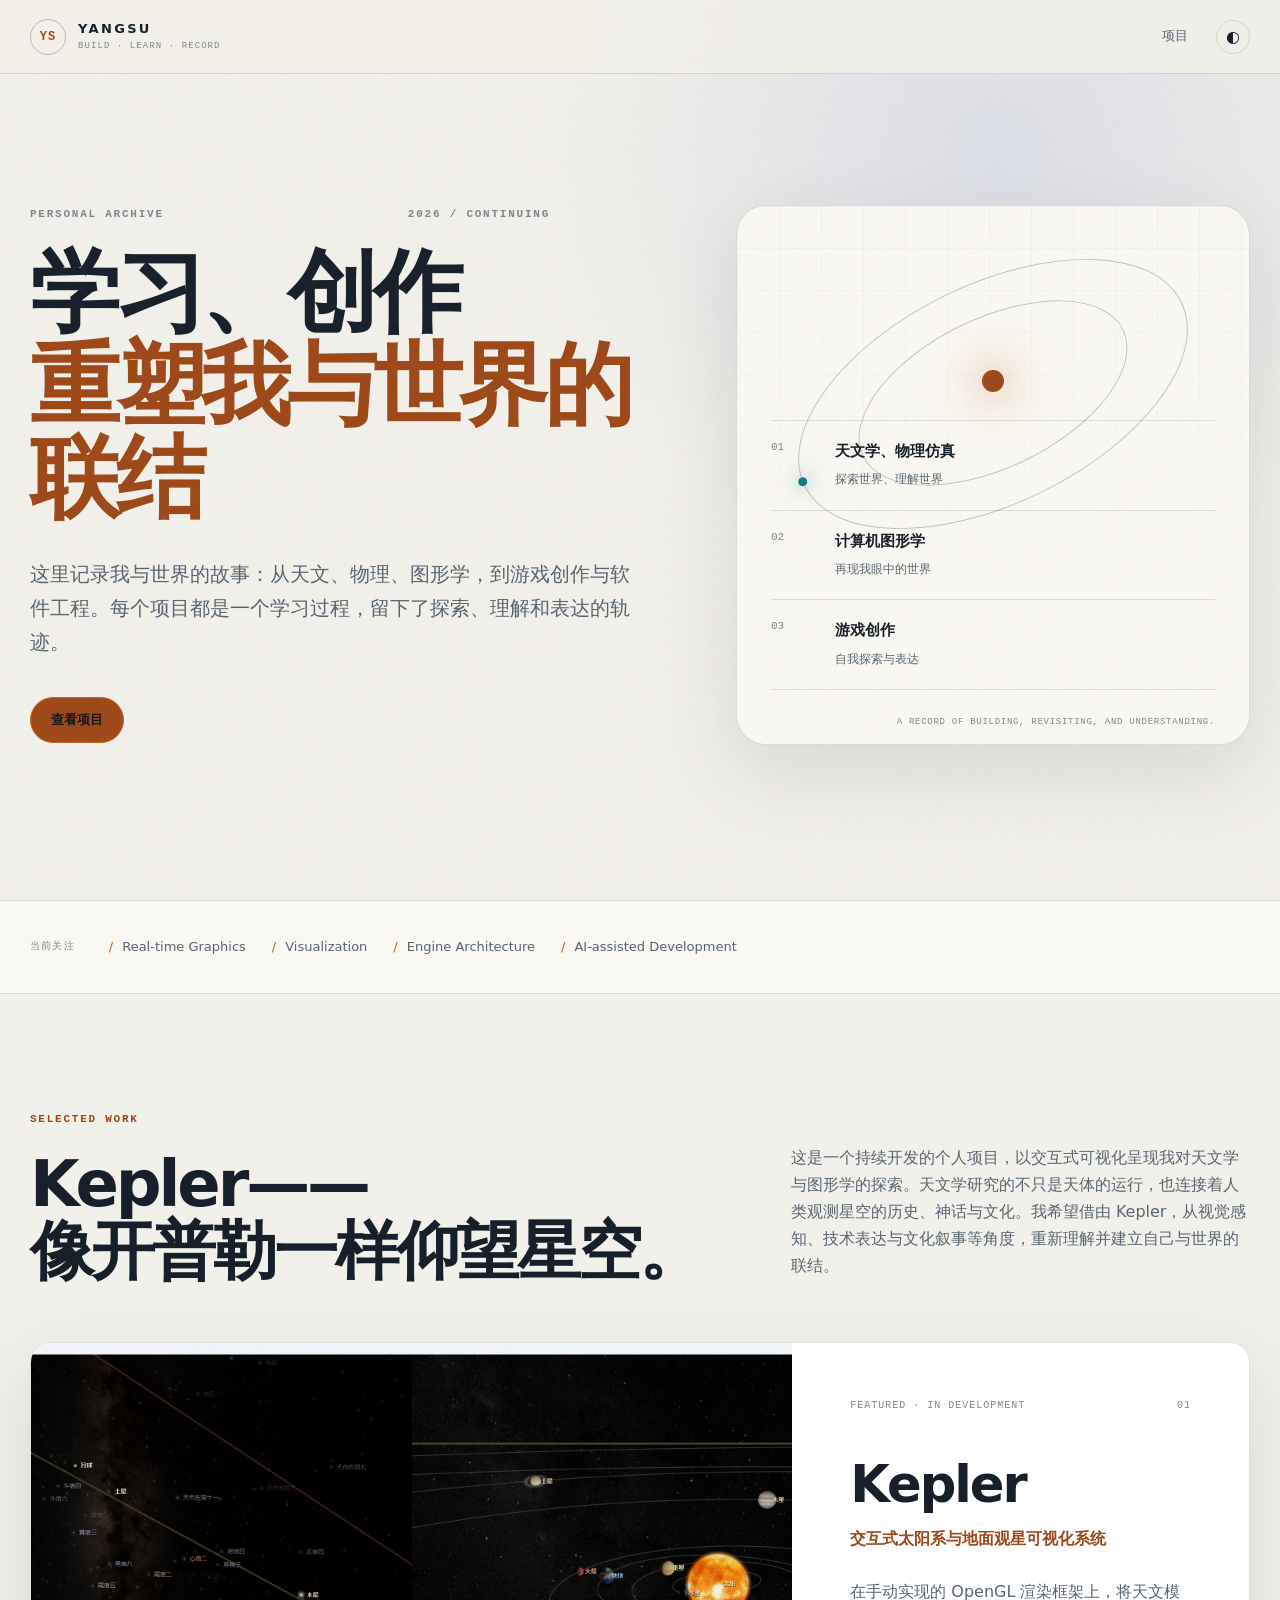
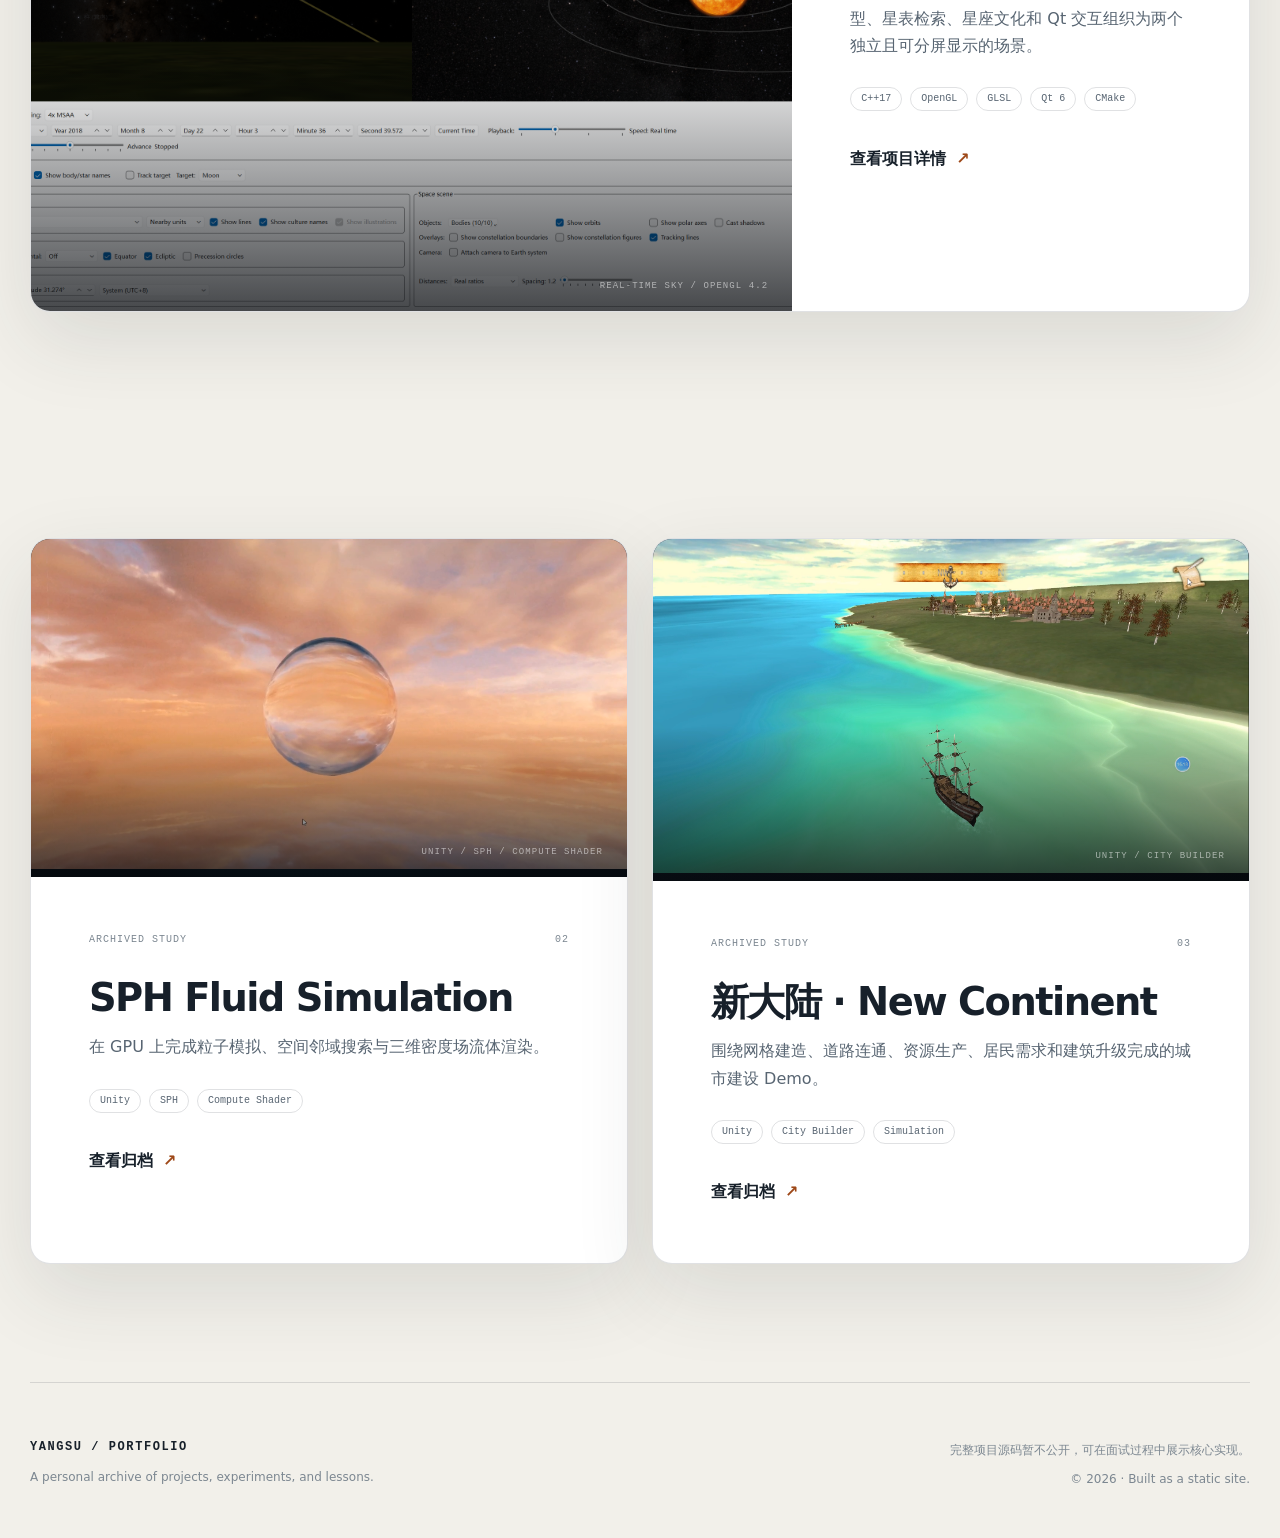
<file: index.html>
<!doctype html>
<html lang="zh-CN" data-theme="dark">
<head>
  <meta charset="utf-8">
  <meta name="viewport" content="width=device-width, initial-scale=1">
  <meta name="description" content="A personal archive of projects, experiments, and lessons in graphics programming, game development, and software engineering.">
  <meta name="robots" content="noindex, nofollow, noarchive">
  <meta name="theme-color" content="#0b0f14">
  <title>YANGSU — Projects, Experiments & Growth</title>
  <link rel="stylesheet" href="assets/css/style.css">
  <script src="assets/js/main.js" defer></script>
</head>
<body>
  <a class="skip-link" href="#main">跳到主要内容</a>

  <header class="site-header">
    <a class="brand" href="./" aria-label="返回首页">
      <span class="brand-mark" aria-hidden="true">YS</span>
      <span class="brand-copy">
        <strong>YANGSU</strong>
        <small>BUILD · LEARN · RECORD</small>
      </span>
    </a>

    <button class="nav-toggle" type="button" aria-expanded="false" aria-controls="site-nav">
      <span></span><span></span>
      <span class="sr-only">打开导航</span>
    </button>

    <nav id="site-nav" class="site-nav" aria-label="主要导航">
      <a href="#work">项目</a>
      <button class="theme-toggle" type="button" aria-label="切换明暗主题">
        <span class="theme-toggle-icon" aria-hidden="true">◐</span>
      </button>
    </nav>
  </header>

  <main id="main">
    <section class="hero section-shell">
      <div class="hero-copy reveal">
        <p class="eyebrow"><span>PERSONAL ARCHIVE</span><span>2026 / CONTINUING</span></p>
        <h1>学习、创作<br><em>重塑我与世界的联结</em></h1>
        <p class="hero-lead">
          这里记录我与世界的故事：从天文、物理、图形学，到游戏创作与软件工程。每个项目都是一个学习过程，留下了探索、理解和表达的轨迹。
        </p>
        <div class="hero-actions">
          <a class="button button-primary" href="#work">查看项目</a>
        </div>
      </div>

      <div class="hero-visual reveal" aria-label="我与世界的故事">
        <div class="hero-grid" aria-hidden="true"></div>
        <div class="growth-orbit growth-orbit-a" aria-hidden="true"></div>
        <div class="growth-orbit growth-orbit-b" aria-hidden="true"></div>
        <div class="growth-core" aria-hidden="true"></div>
        <ol class="growth-steps">
          <li>
            <span class="step-index">01</span>
            <div><strong>天文学、物理仿真</strong><small>探索世界、理解世界</small></div>
          </li>
          <li>
            <span class="step-index">02</span>
            <div><strong>计算机图形学</strong><small>再现我眼中的世界</small></div>
          </li>
          <li>
            <span class="step-index">03</span>
            <div><strong>游戏创作</strong><small>自我探索与表达</small></div>
          </li>
        </ol>
        <p class="visual-caption">A record of building, revisiting, and understanding.</p>
      </div>
    </section>

    <section class="manifesto" aria-label="个人方向">
      <div class="manifesto-inner section-shell reveal">
        <p>当前关注</p>
        <ul>
          <li>Real-time Graphics</li>
          <li>Visualization</li>
          <li>Engine Architecture</li>
          <li>AI-assisted Development</li>
        </ul>
      </div>
    </section>

    <section id="work" class="work section-shell section-block">
      <div class="section-heading reveal">
        <div>
          <p class="eyebrow">SELECTED WORK</p>
          <h2>Kepler——<br>像开普勒一样仰望星空。</h2>
        </div>
        <p>这是一个持续开发的个人项目，以交互式可视化呈现我对天文学与图形学的探索。天文学研究的不只是天体的运行，也连接着人类观测星空的历史、神话与文化。我希望借由 Kepler，从视觉感知、技术表达与文化叙事等角度，重新理解并建立自己与世界的联结。</p>
      </div>

      <article class="project-card project-featured reveal">
        <a class="project-visual visual-kepler" href="projects/kepler/" aria-label="查看 Kepler 项目">
          <img class="project-cover" src="projects/kepler/media/screenshots/realtime-sky-space-comparison.png" alt="Kepler 地面观星与太阳系空间对照视图">
          <span class="visual-label">REAL-TIME SKY / OPENGL 4.2</span>
        </a>
        <div class="project-body">
          <div class="project-meta">
            <span>FEATURED · IN DEVELOPMENT</span>
            <span>01</span>
          </div>
          <h3>Kepler</h3>
          <p class="project-subtitle">交互式太阳系与地面观星可视化系统</p>
          <p>
            在手动实现的 OpenGL 渲染框架上，将天文模型、星表检索、星座文化和
            Qt 交互组织为两个独立且可分屏显示的场景。
          </p>
          <ul class="tag-list" aria-label="Kepler 技术栈">
            <li>C++17</li><li>OpenGL</li><li>GLSL</li><li>Qt 6</li><li>CMake</li>
          </ul>
          <a class="text-link" href="projects/kepler/">查看项目详情 <span aria-hidden="true">↗</span></a>
        </div>
      </article>

      <div class="archive-heading reveal">
        <p class="eyebrow">EARLY ARCHIVE</p>
        <p>早期流体仿真与游戏开发项目：这些项目保留了更早阶段的探索。原始工程尚未为公开发布重新整理，现阶段以录屏和过程说明为主。</p>
      </div>

      <div class="project-grid">
        <article class="project-card project-compact reveal">
          <a class="project-visual visual-fluid" href="projects/unity-fluid/" aria-label="查看 Unity 3D 流体模拟">
            <img class="project-cover" src="projects/unity-fluid/media/cover.png" alt="SPH 三维流体模拟项目画面">
            <span class="visual-label">UNITY / SPH / COMPUTE SHADER</span>
          </a>
          <div class="project-body">
            <div class="project-meta"><span>ARCHIVED STUDY</span><span>02</span></div>
            <h3>SPH Fluid Simulation</h3>
            <p>在 GPU 上完成粒子模拟、空间邻域搜索与三维密度场流体渲染。</p>
            <ul class="tag-list"><li>Unity</li><li>SPH</li><li>Compute Shader</li></ul>
            <a class="text-link" href="projects/unity-fluid/">查看归档 <span aria-hidden="true">↗</span></a>
          </div>
        </article>

        <article class="project-card project-compact reveal">
          <a class="project-visual visual-game" href="projects/unity-game/" aria-label="查看 Unity 游戏开发归档">
            <img class="project-cover" src="projects/unity-game/media/cover.png" alt="新大陆 Unity 城市建设项目画面">
            <span class="visual-label">UNITY / CITY BUILDER</span>
          </a>
          <div class="project-body">
            <div class="project-meta"><span>ARCHIVED STUDY</span><span>03</span></div>
            <h3>新大陆 · New Continent</h3>
            <p>围绕网格建造、道路连通、资源生产、居民需求和建筑升级完成的城市建设 Demo。</p>
            <ul class="tag-list"><li>Unity</li><li>City Builder</li><li>Simulation</li></ul>
            <a class="text-link" href="projects/unity-game/">查看归档 <span aria-hidden="true">↗</span></a>
          </div>
        </article>
      </div>
    </section>

  </main>

  <footer class="site-footer section-shell">
    <div>
      <strong>YANGSU / PORTFOLIO</strong>
      <p>A personal archive of projects, experiments, and lessons.</p>
    </div>
    <div class="footer-note">
      <p>完整项目源码暂不公开，可在面试过程中展示核心实现。</p>
      <p>© <span data-current-year>2026</span> · Built as a static site.</p>
    </div>
  </footer>
</body>
</html>
</file>
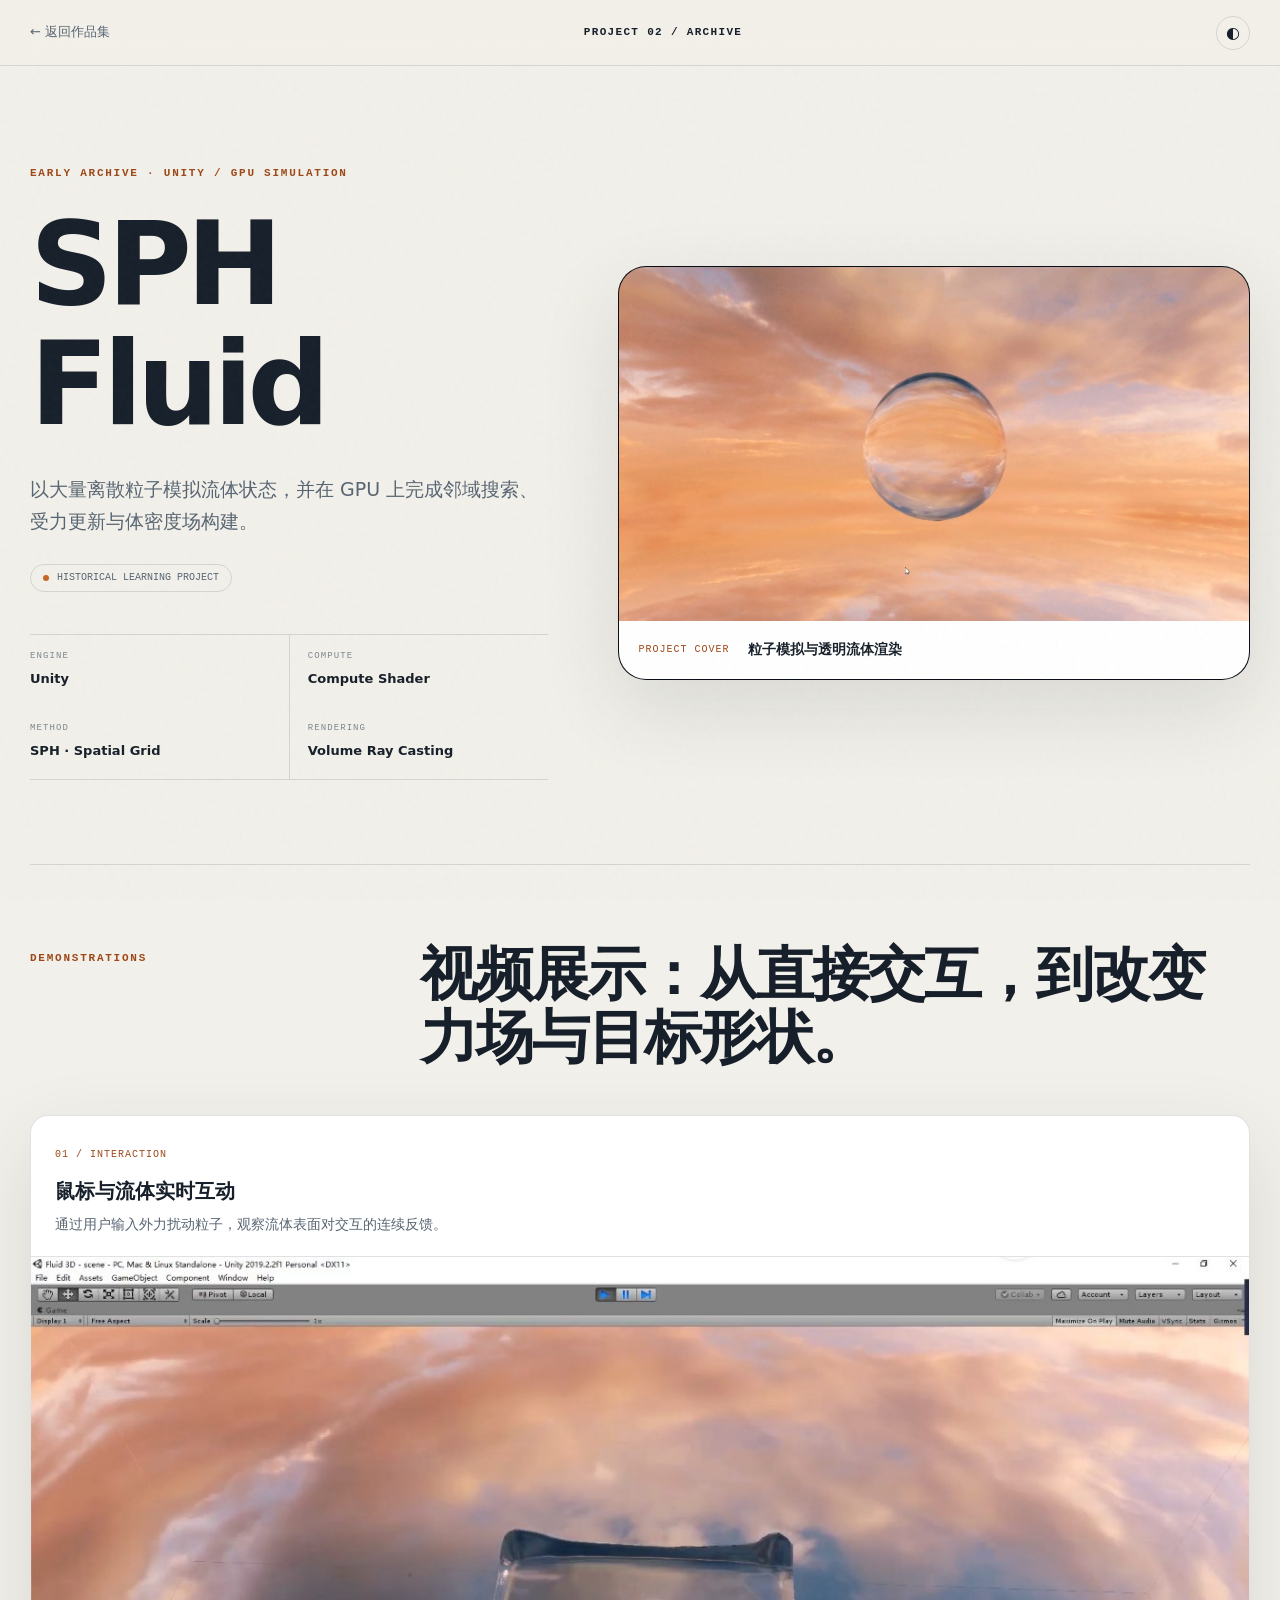
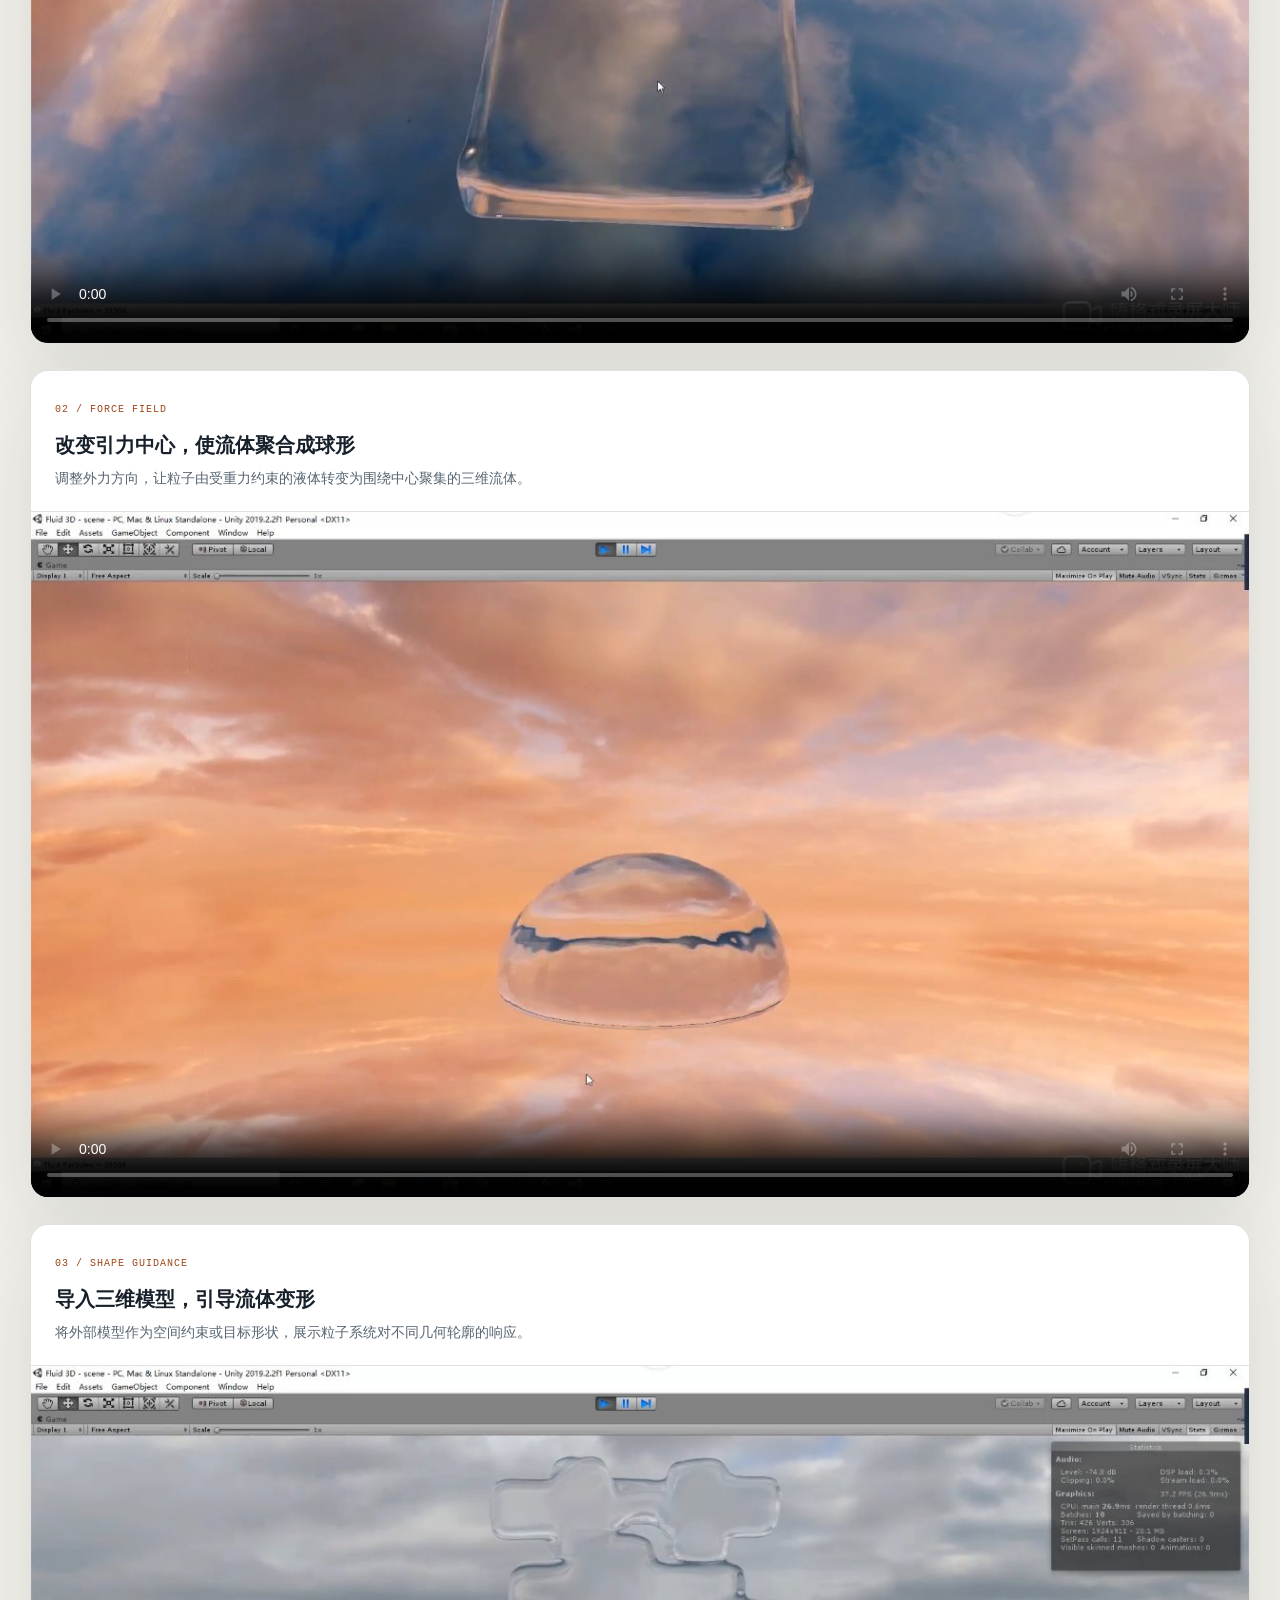
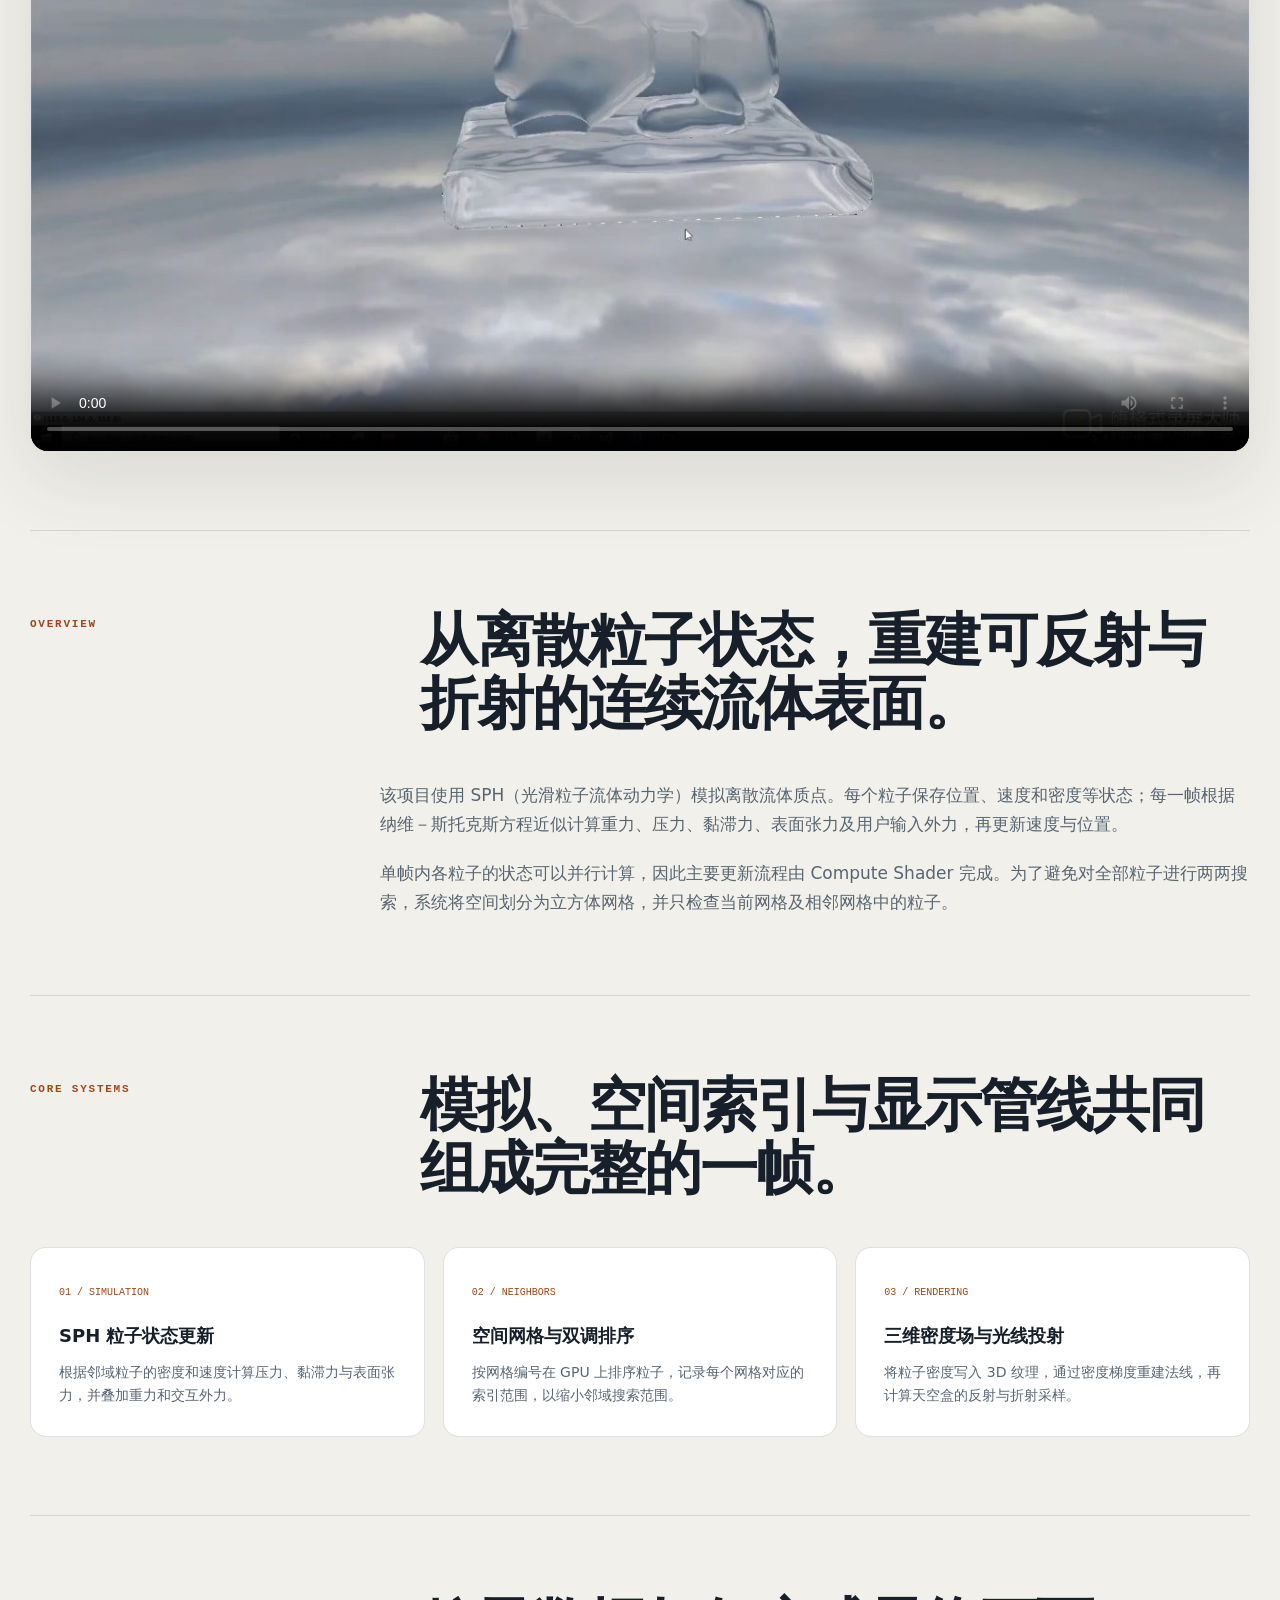
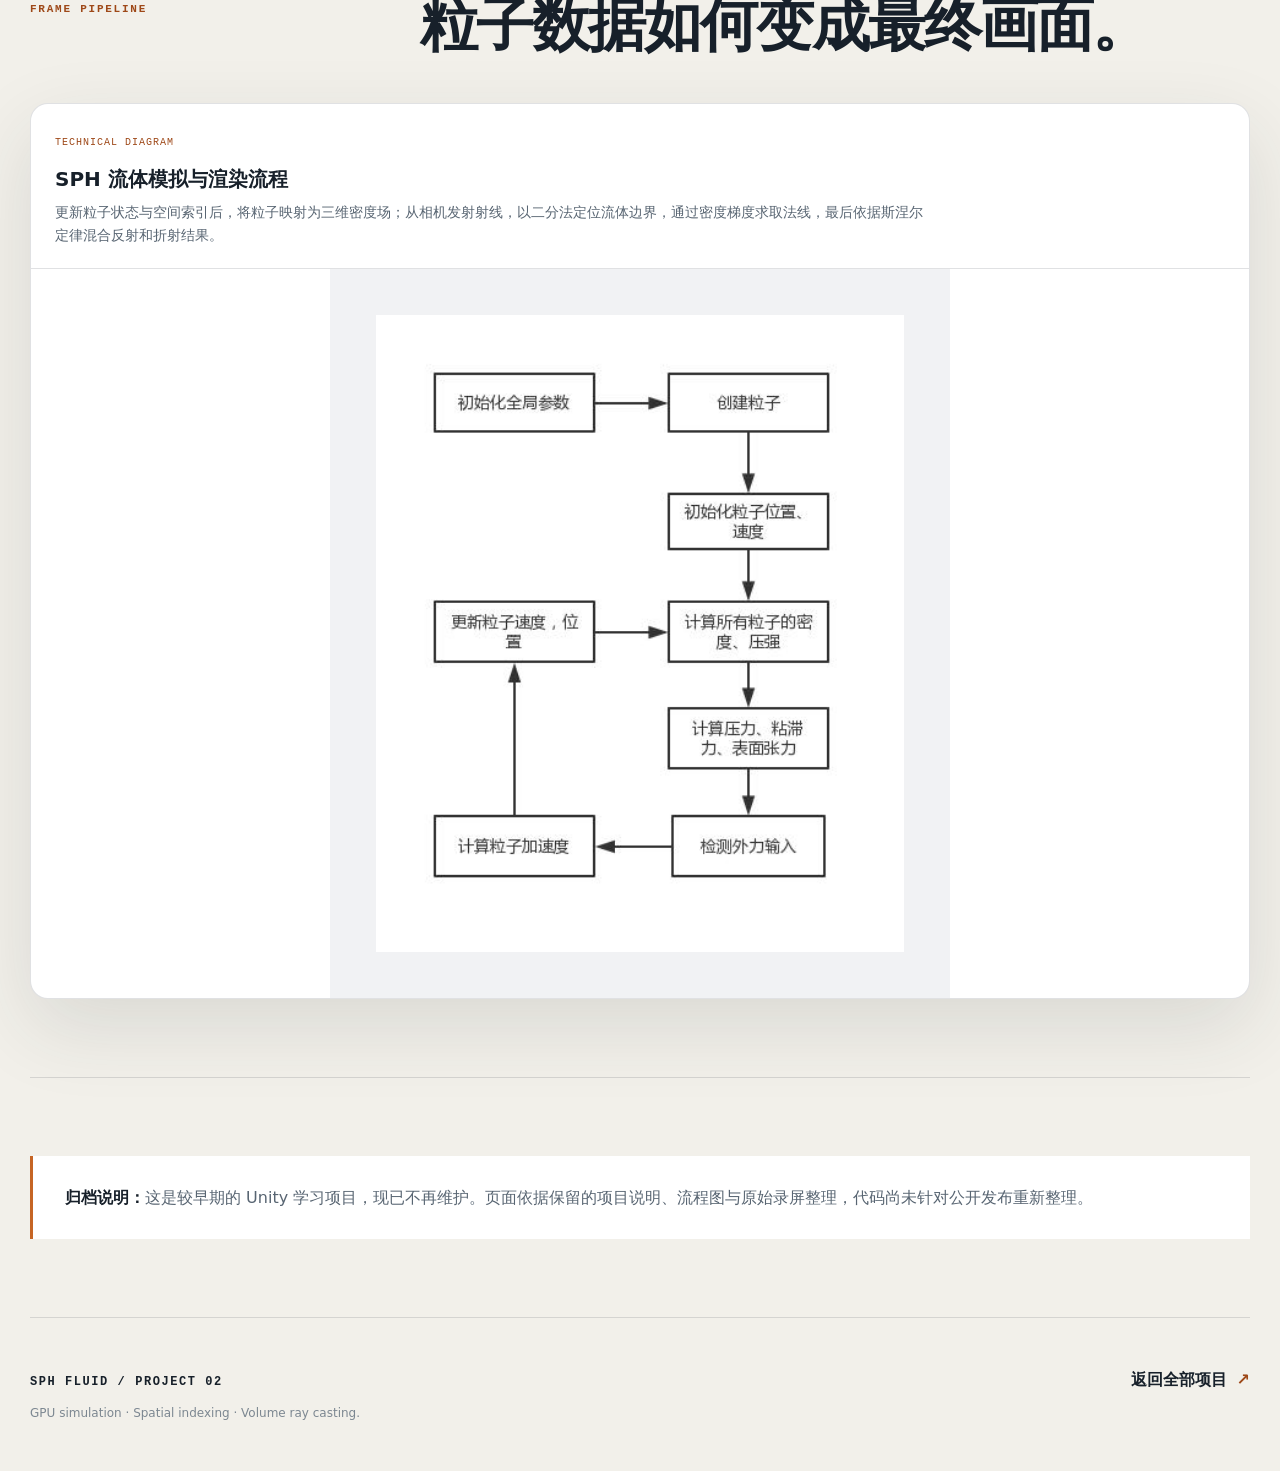
<file: projects/unity-fluid/index.html>
<!doctype html>
<html lang="zh-CN" data-theme="dark">
<head>
  <meta charset="utf-8">
  <meta name="viewport" content="width=device-width, initial-scale=1">
  <meta name="description" content="基于 Unity、Compute Shader 与 SPH 方法实现的三维流体模拟项目。">
  <meta name="robots" content="noindex, nofollow, noarchive">
  <meta name="theme-color" content="#0b0f14">
  <title>SPH Fluid Simulation — YANGSU Portfolio</title>
  <link rel="stylesheet" href="../../assets/css/style.css">
  <script src="../../assets/js/main.js" defer></script>
</head>
<body class="project-page archive-page fluid-page">
  <a class="skip-link" href="#main">跳到主要内容</a>
  <nav class="project-nav" aria-label="项目导航">
    <a href="../../">← 返回作品集</a>
    <span class="project-nav-title">PROJECT 02 / ARCHIVE</span>
    <button class="theme-toggle" type="button" aria-label="切换明暗主题"><span aria-hidden="true">◐</span></button>
  </nav>

  <main id="main">
    <header class="project-hero section-shell">
      <div class="reveal">
        <p class="eyebrow">EARLY ARCHIVE · UNITY / GPU SIMULATION</p>
        <h1>SPH Fluid</h1>
        <p class="project-deck">以大量离散粒子模拟流体状态，并在 GPU 上完成邻域搜索、受力更新与体密度场构建。</p>
        <span class="archive-status">HISTORICAL LEARNING PROJECT</span>
        <div class="project-facts">
          <div><small>ENGINE</small><strong>Unity</strong></div>
          <div><small>COMPUTE</small><strong>Compute Shader</strong></div>
          <div><small>METHOD</small><strong>SPH · Spatial Grid</strong></div>
          <div><small>RENDERING</small><strong>Volume Ray Casting</strong></div>
        </div>
      </div>
      <figure class="project-hero-art archive-cover-art reveal">
        <img src="media/cover.png" alt="SPH 流体模拟运行画面，透明流体在三维场景中形成起伏表面">
        <figcaption><span>PROJECT COVER</span><strong>粒子模拟与透明流体渲染</strong></figcaption>
      </figure>
    </header>

    <section class="detail-section section-shell">
      <div class="detail-heading reveal"><p class="eyebrow">DEMONSTRATIONS</p><h2>视频展示：从直接交互，到改变力场与目标形状。</h2></div>
      <div class="archive-media-list">
        <article class="archive-media-item reveal"><div class="archive-media-copy"><span>01 / INTERACTION</span><h3>鼠标与流体实时互动</h3><p>通过用户输入外力扰动粒子，观察流体表面对交互的连续反馈。</p></div><video controls preload="metadata" playsinline poster="media/posters/01-mouse-interaction.jpg"><source src="media/videos/01-mouse-interaction.mp4" type="video/mp4"></video></article>
        <article class="archive-media-item reveal"><div class="archive-media-copy"><span>02 / FORCE FIELD</span><h3>改变引力中心，使流体聚合成球形</h3><p>调整外力方向，让粒子由受重力约束的液体转变为围绕中心聚集的三维流体。</p></div><video controls preload="metadata" playsinline poster="media/posters/02-gravity-center.jpg"><source src="media/videos/02-gravity-center.mp4" type="video/mp4"></video></article>
        <article class="archive-media-item reveal"><div class="archive-media-copy"><span>03 / SHAPE GUIDANCE</span><h3>导入三维模型，引导流体变形</h3><p>将外部模型作为空间约束或目标形状，展示粒子系统对不同几何轮廓的响应。</p></div><video controls preload="metadata" playsinline poster="media/posters/03-model-guided-shape.jpg"><source src="media/videos/03-model-guided-shape.mp4" type="video/mp4"></video></article>
      </div>
    </section>

    <section class="detail-section section-shell">
      <div class="detail-heading reveal"><p class="eyebrow">OVERVIEW</p><h2>从离散粒子状态，重建可反射与折射的连续流体表面。</h2></div>
      <div class="archive-prose reveal">
        <p>该项目使用 SPH（光滑粒子流体动力学）模拟离散流体质点。每个粒子保存位置、速度和密度等状态；每一帧根据纳维－斯托克斯方程近似计算重力、压力、黏滞力、表面张力及用户输入外力，再更新速度与位置。</p>
        <p>单帧内各粒子的状态可以并行计算，因此主要更新流程由 Compute Shader 完成。为了避免对全部粒子进行两两搜索，系统将空间划分为立方体网格，并只检查当前网格及相邻网格中的粒子。</p>
      </div>
    </section>

    <section class="detail-section section-shell">
      <div class="detail-heading reveal"><p class="eyebrow">CORE SYSTEMS</p><h2>模拟、空间索引与显示管线共同组成完整的一帧。</h2></div>
      <div class="feature-list">
        <article class="feature-item reveal"><span>01 / SIMULATION</span><h3>SPH 粒子状态更新</h3><p>根据邻域粒子的密度和速度计算压力、黏滞力与表面张力，并叠加重力和交互外力。</p></article>
        <article class="feature-item reveal"><span>02 / NEIGHBORS</span><h3>空间网格与双调排序</h3><p>按网格编号在 GPU 上排序粒子，记录每个网格对应的索引范围，以缩小邻域搜索范围。</p></article>
        <article class="feature-item reveal"><span>03 / RENDERING</span><h3>三维密度场与光线投射</h3><p>将粒子密度写入 3D 纹理，通过密度梯度重建法线，再计算天空盒的反射与折射采样。</p></article>
      </div>
    </section>

    <section class="detail-section section-shell">
      <div class="detail-heading reveal"><p class="eyebrow">FRAME PIPELINE</p><h2>粒子数据如何变成最终画面。</h2></div>
      <figure class="archive-reference reveal">
        <div class="archive-media-copy"><span>TECHNICAL DIAGRAM</span><h3>SPH 流体模拟与渲染流程</h3><p>更新粒子状态与空间索引后，将粒子映射为三维密度场；从相机发射射线，以二分法定位流体边界，通过密度梯度求取法线，最后依据斯涅尔定律混合反射和折射结果。</p></div>
        <img class="archive-diagram archive-diagram-tall" src="media/simulation-flow.jpg" alt="SPH 流体模拟每帧计算流程图">
      </figure>
    </section>

    <section class="detail-section section-shell"><div class="note-panel reveal"><strong>归档说明：</strong>这是较早期的 Unity 学习项目，现已不再维护。页面依据保留的项目说明、流程图与原始录屏整理，代码尚未针对公开发布重新整理。</div></section>
  </main>

  <footer class="site-footer section-shell"><div><strong>SPH FLUID / PROJECT 02</strong><p>GPU simulation · Spatial indexing · Volume ray casting.</p></div><div class="footer-note"><a class="text-link" href="../../">返回全部项目 <span aria-hidden="true">↗</span></a></div></footer>
</body>
</html>
</file>
<file: assets/css/style.css>
:root {
  color-scheme: dark;
  --bg: #0b0f14;
  --bg-raised: #10161e;
  --panel: #131b25;
  --panel-soft: #17212d;
  --text: #eef2f5;
  --muted: #98a5b3;
  --faint: #65717e;
  --line: rgba(255, 255, 255, 0.12);
  --line-strong: rgba(255, 255, 255, 0.22);
  --accent: #f2a65a;
  --accent-bright: #ffc27c;
  --cyan: #74d8df;
  --blue: #728cff;
  --header-bg: rgba(11, 15, 20, 0.78);
  --shadow: 0 28px 80px rgba(0, 0, 0, 0.28);
  --radius: 20px;
  --max-width: 1220px;
  --font-sans: "Segoe UI", "PingFang SC", "Microsoft YaHei", system-ui, sans-serif;
  --font-mono: "Cascadia Code", "SFMono-Regular", Consolas, monospace;
}

html[data-theme="light"] {
  color-scheme: light;
  --bg: #f2f0ea;
  --bg-raised: #faf8f2;
  --panel: #ffffff;
  --panel-soft: #e9e6df;
  --text: #17202a;
  --muted: #586572;
  --faint: #7c8791;
  --line: rgba(18, 28, 38, 0.13);
  --line-strong: rgba(18, 28, 38, 0.24);
  --accent: #c66524;
  --accent-bright: #9e4818;
  --cyan: #187a82;
  --blue: #415fd1;
  --header-bg: rgba(242, 240, 234, 0.82);
  --shadow: 0 28px 80px rgba(44, 48, 52, 0.12);
}

* { box-sizing: border-box; }

html {
  scroll-behavior: smooth;
  scroll-padding-top: 90px;
}

body {
  margin: 0;
  min-width: 320px;
  background:
    radial-gradient(circle at 78% 5%, color-mix(in srgb, var(--blue) 12%, transparent), transparent 28rem),
    var(--bg);
  color: var(--text);
  font-family: var(--font-sans);
  line-height: 1.7;
  text-rendering: optimizeLegibility;
  transition: background-color 180ms ease, color 180ms ease;
}

body::before {
  content: "";
  position: fixed;
  inset: 0;
  pointer-events: none;
  opacity: 0.035;
  z-index: 20;
  background-image: url("data:image/svg+xml,%3Csvg viewBox='0 0 180 180' xmlns='http://www.w3.org/2000/svg'%3E%3Cfilter id='n'%3E%3CfeTurbulence type='fractalNoise' baseFrequency='.9' numOctaves='3' stitchTiles='stitch'/%3E%3C/filter%3E%3Crect width='100%25' height='100%25' filter='url(%23n)' opacity='.8'/%3E%3C/svg%3E");
}

a { color: inherit; }
button, input, video { font: inherit; }
img, video { max-width: 100%; }

.sr-only {
  position: absolute;
  width: 1px;
  height: 1px;
  padding: 0;
  margin: -1px;
  overflow: hidden;
  clip: rect(0, 0, 0, 0);
  white-space: nowrap;
  border: 0;
}

.skip-link {
  position: fixed;
  top: 12px;
  left: 12px;
  z-index: 100;
  padding: 10px 16px;
  color: #111;
  background: var(--accent-bright);
  transform: translateY(-160%);
  transition: transform 160ms ease;
}

.skip-link:focus { transform: translateY(0); }

.section-shell {
  width: min(calc(100% - 48px), var(--max-width));
  margin-inline: auto;
}

.section-block { padding-block: 118px; }

.site-header {
  position: sticky;
  top: 0;
  z-index: 50;
  display: flex;
  align-items: center;
  justify-content: space-between;
  min-height: 74px;
  padding-inline: max(24px, calc((100vw - var(--max-width)) / 2));
  border-bottom: 1px solid var(--line);
  background: var(--header-bg);
  backdrop-filter: blur(18px);
}

.brand {
  display: inline-flex;
  align-items: center;
  gap: 12px;
  text-decoration: none;
}

.brand-mark {
  display: grid;
  width: 36px;
  height: 36px;
  place-items: center;
  border: 1px solid var(--line-strong);
  border-radius: 50%;
  color: var(--accent-bright);
  font: 700 12px/1 var(--font-mono);
  letter-spacing: 0.08em;
}

.brand-copy { display: grid; line-height: 1.1; }
.brand-copy strong { font-size: 13px; letter-spacing: 0.18em; }
.brand-copy small { margin-top: 5px; color: var(--faint); font: 9px/1 var(--font-mono); letter-spacing: 0.12em; }

.site-nav { display: flex; align-items: center; gap: 28px; }
.site-nav a { color: var(--muted); font-size: 13px; text-decoration: none; }
.site-nav a:hover, .site-nav a:focus-visible { color: var(--text); }

.theme-toggle,
.nav-toggle {
  display: grid;
  place-items: center;
  color: var(--text);
  border: 1px solid var(--line);
  background: transparent;
  cursor: pointer;
}

.theme-toggle { width: 34px; height: 34px; border-radius: 50%; }
.theme-toggle:hover { border-color: var(--accent); color: var(--accent-bright); }
.nav-toggle { display: none; width: 40px; height: 40px; padding: 10px; border-radius: 8px; }
.nav-toggle span:not(.sr-only) { width: 18px; height: 1px; margin: 3px; background: currentColor; }

.hero {
  display: grid;
  grid-template-columns: minmax(0, 1.08fr) minmax(420px, 0.92fr);
  gap: clamp(48px, 8vw, 110px);
  align-items: center;
  min-height: calc(100vh - 74px);
  padding-block: 80px 104px;
}

.eyebrow {
  margin: 0 0 24px;
  color: var(--accent-bright);
  font: 700 11px/1.4 var(--font-mono);
  letter-spacing: 0.16em;
  text-transform: uppercase;
}

.hero-copy > .eyebrow { display: flex; justify-content: space-between; max-width: 520px; color: var(--faint); }

.hero h1,
.section-heading h2,
.project-hero h1 {
  margin: 0;
  font-weight: 650;
  line-height: 1.04;
  letter-spacing: -0.048em;
}

.hero h1 { font-size: clamp(54px, 7vw, 96px); }
.hero h1 em { color: var(--accent-bright); font-style: normal; }
.hero-lead { max-width: 610px; margin: 32px 0 0; color: var(--muted); font-size: clamp(16px, 1.6vw, 20px); }
.hero-actions { display: flex; flex-wrap: wrap; gap: 12px; margin-top: 38px; }

.button {
  display: inline-flex;
  min-height: 46px;
  align-items: center;
  justify-content: center;
  padding: 0 20px;
  border: 1px solid var(--line-strong);
  border-radius: 999px;
  font-size: 13px;
  text-decoration: none;
  transition: transform 160ms ease, border-color 160ms ease, background 160ms ease;
}

.button:hover { transform: translateY(-2px); }
.button-primary { color: #12171c; border-color: var(--accent); background: var(--accent-bright); font-weight: 700; }
.button-quiet:hover { border-color: var(--accent); }

.hero-visual {
  position: relative;
  min-height: 540px;
  overflow: hidden;
  border: 1px solid var(--line);
  border-radius: 30px;
  background: var(--bg-raised);
  box-shadow: var(--shadow);
}

.hero-grid,
.game-grid {
  position: absolute;
  inset: 0;
  opacity: 0.25;
  background-image:
    linear-gradient(var(--line) 1px, transparent 1px),
    linear-gradient(90deg, var(--line) 1px, transparent 1px);
  background-size: 42px 42px;
  mask-image: linear-gradient(to bottom, #000, transparent 90%);
}

.growth-orbit { position: absolute; border: 1px solid var(--line-strong); border-radius: 50%; transform: rotate(-26deg); }
.growth-orbit-a { width: 420px; height: 220px; top: 78px; left: 50%; margin-left: -210px; }
.growth-orbit-b { width: 290px; height: 150px; top: 112px; left: 50%; margin-left: -145px; }
.growth-core { position: absolute; top: 164px; left: 50%; width: 22px; height: 22px; margin-left: -11px; border-radius: 50%; background: var(--accent-bright); box-shadow: 0 0 44px var(--accent); }
.growth-orbit-a::after { content: ""; position: absolute; top: 46%; left: -5px; width: 9px; height: 9px; border-radius: 50%; background: var(--cyan); box-shadow: 0 0 20px var(--cyan); }

.growth-steps {
  position: absolute;
  right: 34px;
  bottom: 54px;
  left: 34px;
  display: grid;
  gap: 0;
  margin: 0;
  padding: 0;
  list-style: none;
  border-top: 1px solid var(--line);
}

.growth-steps li { display: grid; grid-template-columns: 52px 1fr; gap: 12px; padding: 18px 0; border-bottom: 1px solid var(--line); }
.step-index { color: var(--faint); font: 11px/1.5 var(--font-mono); }
.growth-steps strong { display: block; font-size: 15px; }
.growth-steps small { color: var(--muted); font-size: 12px; }
.visual-caption { position: absolute; right: 34px; bottom: 17px; margin: 0; color: var(--faint); font: 9px/1 var(--font-mono); letter-spacing: 0.08em; text-transform: uppercase; }

.manifesto { border-block: 1px solid var(--line); background: var(--bg-raised); }
.manifesto-inner { display: flex; align-items: center; gap: 34px; min-height: 92px; }
.manifesto p { flex: 0 0 auto; margin: 0; color: var(--faint); font: 10px/1 var(--font-mono); letter-spacing: 0.12em; }
.manifesto ul { display: flex; flex-wrap: wrap; gap: 12px 26px; margin: 0; padding: 0; list-style: none; }
.manifesto li { color: var(--muted); font-size: 13px; }
.manifesto li::before { content: "/"; margin-right: 9px; color: var(--accent); }

.section-heading { display: grid; grid-template-columns: 1.2fr 0.8fr; gap: 72px; align-items: end; margin-bottom: 58px; }
.section-heading h2 { font-size: clamp(40px, 5vw, 66px); }
.section-heading > p { max-width: 460px; margin: 0 0 5px; color: var(--muted); }

.project-card { overflow: hidden; border: 1px solid var(--line); border-radius: var(--radius); background: var(--panel); box-shadow: var(--shadow); }
.project-featured { display: grid; grid-template-columns: minmax(0, 1.25fr) minmax(360px, 0.75fr); min-height: 570px; }
.project-visual { position: relative; display: block; min-height: 360px; overflow: hidden; background: #080c12; text-decoration: none; }
.project-cover { width: 100%; height: 100%; min-height: inherit; object-fit: cover; transition: transform 500ms ease, filter 500ms ease; }
.project-visual:hover .project-cover { transform: scale(1.018); filter: brightness(1.06); }
.project-visual:has(.project-cover)::after { content: ""; position: absolute; inset: 55% 0 0; background: linear-gradient(to bottom, transparent, rgba(3,6,10,.72)); pointer-events: none; }
.project-visual:has(.project-cover) .visual-label { z-index: 1; }
.project-body { padding: clamp(28px, 4.6vw, 58px); }
.project-meta { display: flex; justify-content: space-between; margin-bottom: 48px; color: var(--faint); font: 10px/1 var(--font-mono); letter-spacing: 0.1em; }
.project-body h3 { margin: 0; font-size: clamp(34px, 4vw, 55px); line-height: 1; letter-spacing: -0.04em; }
.project-subtitle { margin: 14px 0 26px; color: var(--accent-bright) !important; font-weight: 600; }
.project-body > p { color: var(--muted); }
.tag-list { display: flex; flex-wrap: wrap; gap: 8px; margin: 28px 0 34px; padding: 0; list-style: none; }
.tag-list li { padding: 6px 10px; border: 1px solid var(--line); border-radius: 999px; color: var(--muted); font: 10px/1 var(--font-mono); }
.text-link { display: inline-flex; gap: 10px; align-items: center; color: var(--text); font-weight: 650; text-decoration: none; }
.text-link span { color: var(--accent-bright); transition: transform 160ms ease; }
.text-link:hover span { transform: translate(3px, -3px); }
.visual-label { position: absolute; right: 24px; bottom: 20px; color: rgba(255,255,255,.55); font: 9px/1 var(--font-mono); letter-spacing: .12em; }

.space-field { position: absolute; inset: 0; background-image: radial-gradient(circle, rgba(255,255,255,.72) 0 1px, transparent 1.3px); background-size: 61px 61px; opacity: .32; }
.sun { position: absolute; top: 50%; left: 50%; width: 82px; height: 82px; margin: -41px; border-radius: 50%; background: radial-gradient(circle at 38% 35%, #fff7c6, #ffb04b 42%, #d65b1e 72%); box-shadow: 0 0 38px #f19a48, 0 0 100px rgba(242,166,90,.5); }
.orbit { position: absolute; top: 50%; left: 50%; border: 1px solid rgba(255,255,255,.18); border-radius: 50%; transform: translate(-50%, -50%) rotate(-18deg); }
.orbit-1 { width: 270px; height: 122px; }
.orbit-2 { width: 430px; height: 205px; }
.orbit-3 { width: 630px; height: 320px; }
.orbit i { position: absolute; top: 50%; left: 0; width: 10px; height: 10px; margin: -5px; border-radius: 50%; background: #7edce3; box-shadow: 0 0 18px #7edce3; }
.orbit-2 i { top: 8%; left: 68%; background: #e4c489; box-shadow: 0 0 18px #e4c489; }
.orbit-3 i { top: 67%; left: 94%; width: 16px; height: 16px; background: #c19b74; box-shadow: 0 0 22px #c19b74; }

.archive-heading { display: grid; grid-template-columns: .4fr 1fr; gap: 48px; margin: 110px 0 30px; padding-top: 30px; border-top: 1px solid var(--line); }
.archive-heading p { margin: 0; color: var(--muted); }
.project-grid { display: grid; grid-template-columns: 1fr 1fr; gap: 24px; }
.project-compact .project-visual { min-height: 330px; }
.project-compact .project-meta { margin-bottom: 34px; }
.project-compact .project-body h3 { font-size: clamp(30px, 3vw, 42px); }

.visual-fluid { background: radial-gradient(circle at 50% 56%, #153c4d, #0a1219 66%); }
.fluid-cloud { position: absolute; inset: 0; filter: blur(.2px); }
.fluid-cloud i { position: absolute; width: 64px; height: 64px; border-radius: 46% 54% 62% 38%; background: radial-gradient(circle at 35% 30%, #b9fcff, #36a5bc 58%, #174a63); box-shadow: inset -8px -12px 18px rgba(3,20,32,.45), 0 0 28px rgba(71,201,220,.22); }
.fluid-cloud i:nth-child(1) { left: 20%; top: 52%; transform: scale(1.3); }
.fluid-cloud i:nth-child(2) { left: 30%; top: 38%; transform: scale(.75); }
.fluid-cloud i:nth-child(3) { left: 42%; top: 58%; transform: scale(1.7); }
.fluid-cloud i:nth-child(4) { left: 55%; top: 35%; transform: scale(1.05); }
.fluid-cloud i:nth-child(5) { left: 67%; top: 52%; transform: scale(.7); }
.fluid-cloud i:nth-child(6) { left: 58%; top: 67%; transform: scale(.5); }
.fluid-cloud i:nth-child(7) { left: 37%; top: 25%; transform: scale(.38); }
.fluid-cloud i:nth-child(8) { left: 72%; top: 26%; transform: scale(.32); }

.visual-game { background: linear-gradient(145deg, #18202f, #090d13); }
.game-grid { opacity: .42; transform: perspective(420px) rotateX(58deg) scale(1.4); transform-origin: center bottom; mask-image: linear-gradient(to top, #000, transparent); }
.game-cursor { position: absolute; top: 42%; left: 50%; width: 58px; height: 58px; border: 2px solid #f5ad61; transform: translate(-50%, -50%) rotate(45deg); box-shadow: 0 0 30px rgba(245,173,97,.25); }
.game-cursor::after { content: ""; position: absolute; inset: 14px; background: #f5ad61; }

.site-footer { display: flex; justify-content: space-between; gap: 40px; padding-block: 48px; border-top: 1px solid var(--line); }
.site-footer strong { font: 700 12px/1 var(--font-mono); letter-spacing: .13em; }
.site-footer p { margin: 9px 0 0; color: var(--faint); font-size: 12px; }
.footer-note { text-align: right; }

/* Project detail pages */
.project-page { background: var(--bg); }
.project-nav { position: sticky; top: 0; z-index: 40; display: flex; justify-content: space-between; align-items: center; min-height: 66px; padding-inline: max(24px, calc((100vw - var(--max-width)) / 2)); border-bottom: 1px solid var(--line); background: var(--header-bg); backdrop-filter: blur(16px); }
.project-nav a { color: var(--muted); font-size: 13px; text-decoration: none; }
.project-nav a:hover { color: var(--text); }
.project-nav .project-nav-title { color: var(--text); font: 700 11px/1 var(--font-mono); letter-spacing: .12em; }
.project-hero { display: grid; grid-template-columns: 1fr .86fr; gap: 70px; align-items: center; padding-block: 100px 84px; }
.project-hero h1 { font-size: clamp(62px, 9vw, 124px); }
.project-hero .project-deck { max-width: 680px; margin: 28px 0 0; color: var(--muted); font-size: 19px; }
.project-facts { display: grid; grid-template-columns: 1fr 1fr; gap: 0; margin-top: 42px; border-block: 1px solid var(--line); }
.project-facts div { padding: 17px 18px 17px 0; }
.project-facts div:nth-child(even) { padding-left: 18px; border-left: 1px solid var(--line); }
.project-facts small { display: block; color: var(--faint); font: 9px/1 var(--font-mono); letter-spacing: .12em; }
.project-facts strong { display: block; margin-top: 7px; font-size: 13px; }
.project-hero-art { position: relative; min-height: 470px; overflow: hidden; isolation: isolate; border: 1px solid var(--line); border-radius: 28px; background: #080c12; box-shadow: var(--shadow); }
.detail-section { padding-block: 94px; border-top: 1px solid var(--line); }
.detail-heading { display: grid; grid-template-columns: .42fr 1fr; gap: 42px; margin-bottom: 46px; }
.detail-heading .eyebrow { margin-top: 8px; }
.detail-heading h2 { max-width: 850px; margin: 0; font-size: clamp(34px, 4.5vw, 58px); line-height: 1.1; letter-spacing: -.035em; }
.detail-copy { max-width: 800px; margin-left: auto; color: var(--muted); font-size: 17px; }
.media-frame { position: relative; min-height: 520px; overflow: hidden; border: 1px solid var(--line); border-radius: var(--radius); background: var(--panel); box-shadow: var(--shadow); }
.media-frame video { display: none; width: 100%; height: 100%; min-height: 520px; object-fit: contain; background: #05070a; }
.media-frame.is-ready video { display: block; }
.media-frame.is-ready .media-placeholder { display: none; }
.media-placeholder { position: absolute; inset: 0; display: grid; place-items: center; padding: 30px; text-align: center; background: radial-gradient(circle at center, color-mix(in srgb, var(--blue) 15%, transparent), transparent 52%); }
.media-placeholder-mark { display: grid; width: 76px; height: 76px; margin: 0 auto 22px; place-items: center; border: 1px solid var(--line-strong); border-radius: 50%; color: var(--accent-bright); font-size: 23px; }
.media-placeholder h3 { margin: 0; font-size: 22px; }
.media-placeholder p { max-width: 520px; margin: 10px auto 0; color: var(--muted); }
.media-placeholder code { color: var(--cyan); font-family: var(--font-mono); }
.feature-list { display: grid; grid-template-columns: repeat(3, 1fr); gap: 18px; }
.feature-item { padding: 28px; border: 1px solid var(--line); border-radius: 16px; background: var(--panel); }
.feature-item span { color: var(--accent-bright); font: 10px/1 var(--font-mono); }
.feature-item h3 { margin: 18px 0 9px; font-size: 18px; }
.feature-item p { margin: 0; color: var(--muted); font-size: 14px; }
.architecture { display: grid; grid-template-columns: 1fr 46px 1fr 46px 1fr; align-items: stretch; gap: 10px; }
.architecture-column { display: grid; gap: 10px; }
.architecture-node { display: grid; min-height: 98px; align-content: center; padding: 18px; border: 1px solid var(--line); border-radius: 12px; background: var(--panel); }
.architecture-node strong { font-size: 15px; }
.architecture-node small { margin-top: 5px; color: var(--muted); }
.architecture-arrow { display: grid; place-items: center; color: var(--accent-bright); font: 18px/1 var(--font-mono); }
.pipeline { display: grid; grid-template-columns: repeat(6, 1fr); gap: 8px; counter-reset: pipeline; }
.pipeline div { position: relative; min-height: 138px; padding: 22px 16px; border: 1px solid var(--line); border-radius: 12px; background: var(--panel); counter-increment: pipeline; }
.pipeline div::before { content: "0" counter(pipeline); display: block; margin-bottom: 28px; color: var(--accent-bright); font: 10px/1 var(--font-mono); }
.pipeline strong { font-size: 13px; }
.note-panel { padding: 28px 32px; border-left: 3px solid var(--accent); background: var(--panel); color: var(--muted); }
.note-panel strong { color: var(--text); }
.archive-hero-art { display: grid; place-items: center; overflow: hidden; }
.archive-hero-art .fluid-cloud { width: 100%; height: 100%; }
.archive-hero-art .game-grid { width: 100%; height: 100%; }
.archive-status { display: inline-flex; align-items: center; gap: 8px; margin-top: 26px; padding: 8px 12px; border: 1px solid var(--line); border-radius: 999px; color: var(--muted); font: 10px/1 var(--font-mono); }
.archive-status::before { content: ""; width: 6px; height: 6px; border-radius: 50%; background: var(--accent); }

/* Archived Unity case studies */
.archive-page .project-hero { grid-template-columns: .9fr 1.1fr; }
.archive-page .project-hero > * { min-width: 0; }
.archive-page .detail-section { padding-block: 78px; }
.archive-cover-art { display: flex; min-height: 0; flex-direction: column; margin: 0; }
.archive-cover-art img { display: block; width: 100%; aspect-ratio: 16 / 9; object-fit: cover; background: #05070a; }
.archive-cover-art figcaption { display: grid; grid-template-columns: auto 1fr; gap: 18px; align-items: center; padding: 17px 20px; background: var(--panel); }
.archive-cover-art figcaption span,
.archive-media-copy > span { color: var(--accent-bright); font: 10px/1.4 var(--font-mono); letter-spacing: .1em; }
.archive-cover-art figcaption strong { font-size: 14px; }
.archive-prose { max-width: 870px; margin-left: auto; color: var(--muted); font-size: 17px; }
.archive-prose p { margin: 0; }
.archive-prose p + p { margin-top: 20px; }
.archive-reference-list,
.archive-media-list { display: grid; grid-template-columns: 1fr; gap: 26px; }
.archive-reference,
.archive-media-item { margin: 0; overflow: hidden; border: 1px solid var(--line); border-radius: 18px; background: var(--panel); box-shadow: var(--shadow); }
.archive-media-copy { padding: 22px 24px 20px; border-bottom: 1px solid var(--line); }
.archive-media-copy h3 { margin: 8px 0 5px; font-size: 20px; }
.archive-media-copy p { max-width: 880px; margin: 0; color: var(--muted); font-size: 14px; }
.archive-media-item video { display: block; width: 100%; aspect-ratio: 16 / 9; object-fit: contain; background: #030609; }
.archive-diagram { display: block; width: 100%; max-height: 680px; object-fit: contain; padding: clamp(22px, 4vw, 46px); background: #f1f2f4; }
.archive-diagram-tall { max-height: 920px; }
.fluid-page .archive-reference .archive-diagram { max-width: 620px; margin-inline: auto; }

/* Kepler case study */
.kepler-page .project-hero { grid-template-columns: 1fr; gap: 42px; }
.kepler-page .detail-section { padding-block: 76px; }
.kepler-page .detail-heading { margin-bottom: 36px; }
.kepler-page .detail-heading h2 { font-size: clamp(32px, 4vw, 52px); }
.kepler-hero-media { display: flex; flex-direction: column; min-height: 0; margin: 0; }
.kepler-hero-media::after {
  content: none;
}
.kepler-hero-media img { display: block; width: 100%; aspect-ratio: 16 / 9; object-fit: contain; background: #030609; }
.kepler-hero-media figcaption { position: static; display: grid; grid-template-columns: auto 1fr; gap: 18px; align-items: center; padding: 18px 22px; color: var(--text); background: var(--panel); }
.kepler-hero-media figcaption span { color: var(--accent-bright); font: 10px/1 var(--font-mono); letter-spacing: .12em; }
.kepler-hero-media figcaption strong { font-size: 14px; }
.kepler-prose { color: var(--muted); font-size: 16px; }
.kepler-prose p { margin: 0; }
.kepler-prose p + p { margin-top: 18px; }
.kepler-prose-lead { max-width: 850px; margin-left: auto; font-size: 18px; }
.realtime-definition { display: grid; grid-template-columns: .45fr 1fr; gap: 12px 54px; margin-top: 52px; padding: 34px; border: 1px solid color-mix(in srgb, var(--cyan) 38%, var(--line)); border-radius: 18px; background: linear-gradient(135deg, color-mix(in srgb, var(--cyan) 8%, var(--panel)), var(--panel)); }
.realtime-definition .eyebrow { grid-row: span 3; margin: 5px 0 0; color: var(--cyan); }
.realtime-definition h3 { margin: 0; font-size: clamp(22px, 2.5vw, 31px); line-height: 1.3; }
.realtime-definition > p:not(.eyebrow) { margin: 6px 0 0; color: var(--muted); }
.realtime-definition small { color: var(--faint); }
.kepler-gallery { display: grid; grid-template-columns: 1fr; gap: 22px; }
.kepler-shot { margin: 0; overflow: hidden; border: 1px solid var(--line); border-radius: 18px; background: var(--panel); box-shadow: var(--shadow); }
.kepler-shot-wide { grid-column: auto; }
.kepler-shot img,
.kepler-shot-wide img { display: block; width: 100%; aspect-ratio: 16 / 9; object-fit: contain; background: #05070a; }
.kepler-shot figcaption { display: grid; grid-template-columns: max-content max-content minmax(0, 1fr); gap: 14px 20px; align-items: center; min-height: 62px; padding: 16px 21px; }
.kepler-shot figcaption span { color: var(--accent-bright); font: 10px/1.4 var(--font-mono); letter-spacing: .09em; text-transform: uppercase; }
.kepler-shot figcaption strong { font-size: 17px; white-space: nowrap; }
.kepler-shot figcaption p { min-width: 0; margin: 0; overflow: hidden; color: var(--muted); font-size: 13px; line-height: 1.45; display: -webkit-box; -webkit-box-orient: vertical; -webkit-line-clamp: 2; }
.kepler-video-grid { display: grid; grid-template-columns: 1fr; gap: 22px; margin-top: 22px; }
.kepler-video { overflow: hidden; border: 1px solid var(--line); border-radius: 18px; background: var(--panel); }
.kepler-video-featured { display: flex; flex-direction: column; }
.kepler-video video { display: block; width: 100%; aspect-ratio: 16 / 9; object-fit: contain; background: #030609; }
.kepler-video-featured video { min-height: 0; }
.kepler-video > div { display: grid; grid-template-columns: max-content max-content minmax(0, 1fr); gap: 14px 20px; align-items: center; min-height: 62px; padding: 16px 21px; }
.kepler-video > div span,
.kepler-notes article > span,
.kepler-ownership article > span { color: var(--accent-bright); font: 10px/1.4 var(--font-mono); letter-spacing: .1em; }
.kepler-video h3 { margin: 0; font-size: 17px; white-space: nowrap; }
.kepler-video p { min-width: 0; margin: 0; overflow: hidden; color: var(--muted); font-size: 13px; line-height: 1.45; display: -webkit-box; -webkit-box-orient: vertical; -webkit-line-clamp: 2; }
.kepler-capability-list { display: grid; grid-template-columns: 1fr 1fr; border-top: 1px solid var(--line); }
.kepler-capability-list article { display: grid; grid-template-columns: 46px 1fr; gap: 18px; padding: 28px 28px 28px 0; border-bottom: 1px solid var(--line); }
.kepler-capability-list article:nth-child(even) { padding-left: 28px; border-left: 1px solid var(--line); }
.kepler-capability-list article > span { color: var(--accent-bright); font: 11px/1.7 var(--font-mono); }
.kepler-capability-list h3 { margin: 0 0 7px; font-size: 18px; }
.kepler-capability-list p { margin: 0; color: var(--muted); font-size: 14px; }
.kepler-stack { display: grid; grid-template-columns: repeat(3, 1fr); margin-top: 36px; border: 1px solid var(--line); border-radius: 16px; background: var(--panel); }
.kepler-stack div { display: grid; gap: 7px; padding: 22px; }
.kepler-stack div:not(:nth-child(3n + 1)) { border-left: 1px solid var(--line); }
.kepler-stack div:nth-child(n + 4) { border-top: 1px solid var(--line); }
.kepler-stack small { color: var(--faint); font: 9px/1 var(--font-mono); letter-spacing: .1em; }
.kepler-stack strong { font-size: 13px; }
.kepler-diagram,
.kepler-pipeline { overflow: hidden; padding: clamp(22px, 3.5vw, 42px); border: 1px solid var(--line); border-radius: 20px; background: color-mix(in srgb, var(--panel) 82%, var(--bg)); box-shadow: var(--shadow); }
.diagram-main-flow { display: grid; grid-template-columns: .7fr 28px 1fr 28px 1.18fr 28px 1.35fr; gap: 10px; align-items: center; }
.diagram-group { display: grid; gap: 9px; align-self: stretch; padding: 12px; border: 1px solid var(--line); border-radius: 14px; background: color-mix(in srgb, var(--panel-soft) 55%, transparent); }
.diagram-group-accent { border-color: color-mix(in srgb, var(--accent) 45%, var(--line)); }
.diagram-group > p { margin: 0 0 2px; color: var(--faint); font: 9px/1.3 var(--font-mono); letter-spacing: .12em; }
.diagram-node { display: grid; gap: 5px; align-content: center; min-height: 76px; padding: 15px; border: 1px solid var(--line); border-radius: 10px; background: var(--panel); }
.diagram-node-small { min-height: 126px; }
.diagram-node strong { font-size: 13px; line-height: 1.35; }
.diagram-node small { color: var(--muted); font-size: 11px; line-height: 1.5; }
.diagram-arrow { color: var(--accent-bright); text-align: center; font: 18px/1 var(--font-mono); }
.diagram-support-flow { display: grid; grid-template-columns: 1fr 28px 1.2fr 28px 1.3fr; gap: 10px; align-items: center; margin-top: 22px; padding-top: 22px; border-top: 1px dashed var(--line); }
.diagram-caption { margin: 0; color: var(--muted); font-size: 12px; }
.table-wrap { margin-top: 26px; overflow-x: auto; border: 1px solid var(--line); border-radius: 16px; }
.kepler-table { width: 100%; border-collapse: collapse; background: var(--panel); font-size: 14px; }
.kepler-table th,
.kepler-table td { padding: 15px 18px; border-bottom: 1px solid var(--line); text-align: left; vertical-align: top; }
.kepler-table tr:last-child td { border-bottom: 0; }
.kepler-table th { color: var(--faint); font: 10px/1 var(--font-mono); letter-spacing: .1em; }
.kepler-table td:first-child { width: 170px; color: var(--accent-bright); }
.kepler-table td:last-child { color: var(--muted); }
.kepler-table code { font-family: var(--font-mono); }
.pipeline-row { display: grid; align-items: stretch; gap: 8px; }
.pipeline-row-main { grid-template-columns: 1fr 22px 1.2fr 22px 1.2fr 22px 1.35fr; }
.pipeline-row-post { grid-template-columns: .75fr 20px .65fr 20px 1.2fr 20px 1fr 20px .8fr 20px .9fr; }
.pipeline-row > div,
.pipeline-queues > div { display: grid; gap: 8px; align-content: center; min-height: 90px; padding: 15px; border: 1px solid var(--line); border-radius: 10px; background: var(--panel); }
.pipeline-row > span { display: grid; place-items: center; color: var(--accent-bright); }
.pipeline-row small,
.pipeline-queues small { color: var(--faint); font: 9px/1.4 var(--font-mono); }
.pipeline-row strong,
.pipeline-queues strong { font-size: 12px; line-height: 1.45; }
.pipeline-label { margin: 28px 0 12px; color: var(--faint); font: 9px/1 var(--font-mono); letter-spacing: .12em; text-align: center; }
.pipeline-queues { display: grid; grid-template-columns: repeat(5, 1fr); gap: 9px; }
.pipeline-queues > div { min-height: 76px; text-align: center; }
.pipeline-merge { margin: 13px 0; color: var(--accent-bright); text-align: center; }
.kepler-notes { display: grid; grid-template-columns: 1fr 1fr; border-top: 1px solid var(--line); }
.kepler-notes article { padding: 34px 38px 34px 0; border-bottom: 1px solid var(--line); }
.kepler-notes article:nth-child(even) { padding-left: 38px; border-left: 1px solid var(--line); }
.kepler-notes h3,
.kepler-ownership h3 { margin: 13px 0 9px; font-size: 20px; }
.kepler-notes p { margin: 0; color: var(--muted); font-size: 14px; }
.kepler-ownership { display: grid; grid-template-columns: 1.45fr 1fr 1fr; gap: 16px; }
.kepler-ownership article { padding: 28px; border: 1px solid var(--line); border-radius: 16px; background: var(--panel); }
.kepler-ownership ul { margin: 15px 0 0; padding-left: 18px; color: var(--muted); font-size: 14px; }
.kepler-ownership li + li { margin-top: 7px; }
.kepler-ownership li strong { color: var(--text); font-weight: 650; }
.kepler-closing { display: grid; grid-template-columns: 1.2fr .8fr; gap: 24px; align-items: stretch; }
.kepler-closing .note-panel { border: 1px solid var(--line); border-left: 3px solid var(--accent); border-radius: 12px; }
.kepler-closing .note-panel p { margin: 10px 0 0; }
.kepler-source-note { padding: 30px; border: 1px solid var(--line); border-radius: 12px; background: var(--panel); }
.kepler-source-note .eyebrow { margin-bottom: 16px; }
.kepler-source-note h2 { margin: 0; font-size: 27px; }
.kepler-source-note > p:last-child { margin: 12px 0 0; color: var(--muted); font-size: 14px; }

.reveal { opacity: 0; transform: translateY(18px); transition: opacity 650ms ease, transform 650ms ease; }
.reveal.is-visible { opacity: 1; transform: none; }

@media (max-width: 980px) {
  .hero { grid-template-columns: 1fr; min-height: auto; }
  .hero-visual { min-height: 500px; }
  .project-featured, .project-hero { grid-template-columns: 1fr; }
  .archive-page .project-hero { grid-template-columns: 1fr; }
  .project-featured .project-visual { min-height: 480px; }
  .section-heading { grid-template-columns: 1fr; gap: 24px; }
  .architecture { grid-template-columns: 1fr; }
  .architecture-arrow { min-height: 34px; transform: rotate(90deg); }
  .pipeline { grid-template-columns: repeat(3, 1fr); }
  .feature-list { grid-template-columns: 1fr 1fr; }
  .diagram-main-flow { grid-template-columns: 1fr; }
  .diagram-main-flow > .diagram-arrow { min-height: 28px; transform: rotate(90deg); }
  .diagram-support-flow { grid-template-columns: 1fr 28px 1.2fr; }
  .diagram-support-flow .diagram-arrow-up,
  .diagram-support-flow .diagram-caption { grid-column: 1 / -1; }
  .pipeline-row-main,
  .pipeline-row-post { grid-template-columns: 1fr; }
  .pipeline-row > span { min-height: 22px; transform: rotate(90deg); }
  .pipeline-queues { grid-template-columns: repeat(3, 1fr); }
}

@media (max-width: 720px) {
  .section-shell { width: min(calc(100% - 32px), var(--max-width)); }
  .section-block { padding-block: 82px; }
  .nav-toggle { display: grid; }
  .site-nav { position: absolute; top: 74px; right: 16px; left: 16px; display: none; align-items: stretch; gap: 0; padding: 12px; border: 1px solid var(--line); border-radius: 14px; background: var(--panel); box-shadow: var(--shadow); }
  .site-nav.is-open { display: grid; }
  .site-nav a { padding: 12px; }
  .theme-toggle { margin: 8px 12px; }
  .hero { padding-block: 62px 76px; }
  .hero-copy > .eyebrow span:last-child { display: none; }
  .hero h1 { font-size: clamp(46px, 15vw, 68px); }
  .hero-visual { min-height: 470px; border-radius: 20px; }
  .growth-orbit-a { width: 330px; height: 170px; margin-left: -165px; }
  .growth-orbit-b { width: 230px; height: 120px; margin-left: -115px; }
  .manifesto-inner { align-items: flex-start; flex-direction: column; gap: 15px; padding-block: 24px; }
  .manifesto ul { display: grid; grid-template-columns: 1fr 1fr; }
  .project-grid { grid-template-columns: 1fr; }
  .project-featured .project-visual { min-height: 390px; }
  .archive-heading { grid-template-columns: 1fr; gap: 10px; margin-top: 78px; }
  .site-footer { flex-direction: column; }
  .footer-note { text-align: left; }
  .project-hero { padding-block: 72px 60px; }
  .project-hero h1 { font-size: clamp(54px, 19vw, 86px); }
  .project-facts { grid-template-columns: 1fr; }
  .project-facts div:nth-child(even) { padding-left: 0; border-left: 0; }
  .project-facts div + div { border-top: 1px solid var(--line); }
  .project-hero-art { min-height: 390px; }
  .archive-cover-art { min-height: 0; }
  .archive-page .detail-section { padding-block: 62px; }
  .archive-cover-art figcaption { grid-template-columns: 1fr; gap: 5px; }
  .archive-media-copy { padding: 19px 18px 17px; }
  .archive-media-copy h3 { font-size: 18px; }
  .archive-diagram { padding: 16px; }
  .detail-heading { grid-template-columns: 1fr; gap: 6px; }
  .media-frame, .media-frame video { min-height: 300px; }
  .feature-list { grid-template-columns: 1fr; }
  .pipeline { grid-template-columns: 1fr 1fr; }
  .kepler-page .detail-section { padding-block: 62px; }
  .kepler-hero-media figcaption { grid-template-columns: 1fr; gap: 7px; }
  .realtime-definition { grid-template-columns: 1fr; padding: 26px; }
  .realtime-definition .eyebrow { grid-row: auto; }
  .kepler-capability-list,
  .kepler-notes,
  .kepler-ownership,
  .kepler-closing { grid-template-columns: 1fr; }
  .kepler-shot figcaption,
  .kepler-video > div { grid-template-columns: max-content minmax(0, 1fr); gap: 7px 14px; align-items: baseline; }
  .kepler-shot figcaption p,
  .kepler-video p { grid-column: 1 / -1; }
  .kepler-capability-list article,
  .kepler-capability-list article:nth-child(even),
  .kepler-notes article,
  .kepler-notes article:nth-child(even) { padding: 25px 0; border-left: 0; }
  .kepler-stack { grid-template-columns: 1fr 1fr; }
  .kepler-stack div:not(:nth-child(3n + 1)) { border-left: 0; }
  .kepler-stack div:nth-child(even) { border-left: 1px solid var(--line); }
  .kepler-stack div:nth-child(n + 3) { border-top: 1px solid var(--line); }
  .diagram-support-flow { grid-template-columns: 1fr; }
  .diagram-support-flow > .diagram-arrow { min-height: 24px; transform: rotate(90deg); }
  .pipeline-queues { grid-template-columns: 1fr 1fr; }
  .kepler-table { min-width: 650px; }
}

@media (prefers-reduced-motion: reduce) {
  html { scroll-behavior: auto; }
  *, *::before, *::after { animation-duration: 0.01ms !important; animation-iteration-count: 1 !important; transition-duration: 0.01ms !important; }
  .reveal { opacity: 1; transform: none; }
}
</file>
